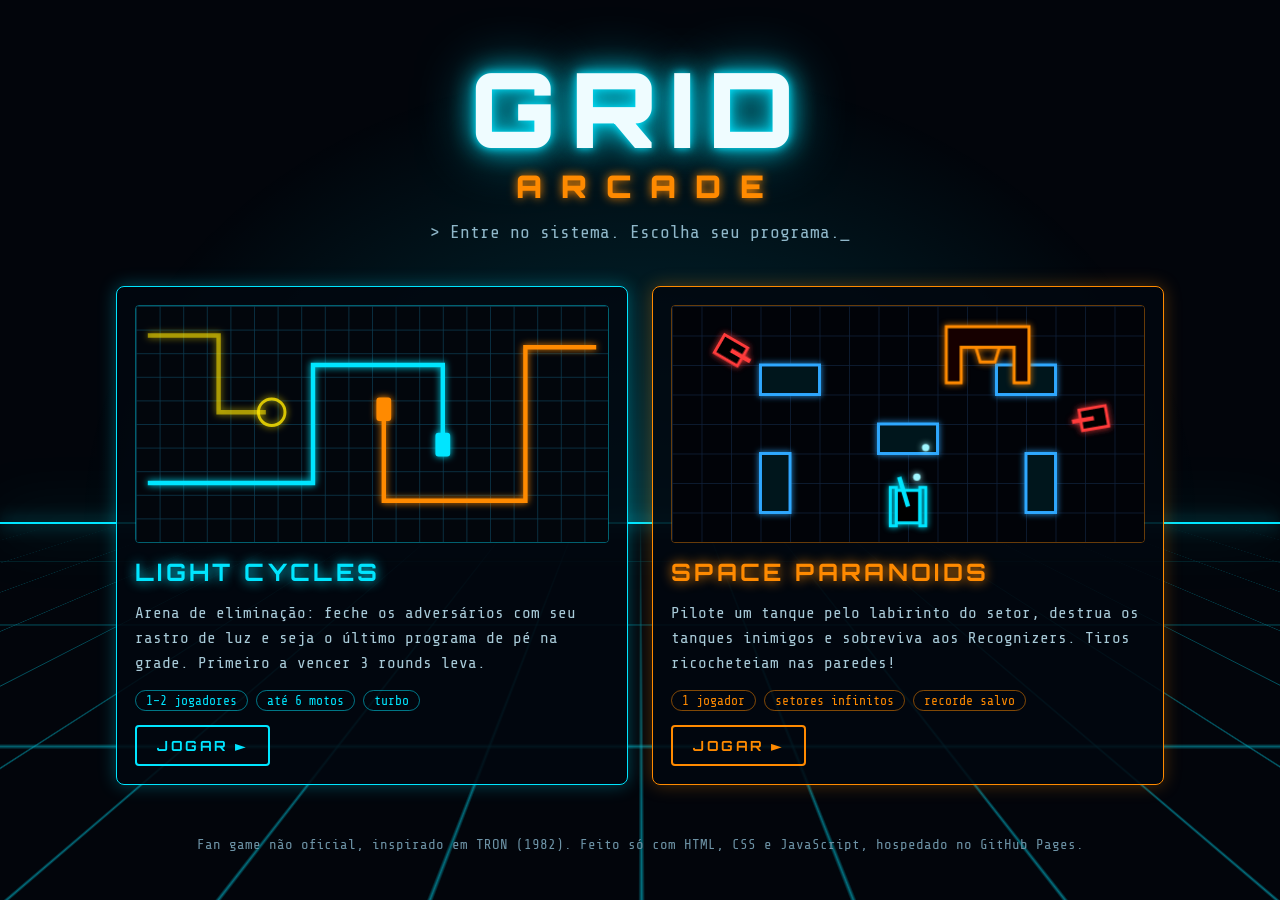
<file: index.html>
<!doctype html>
<html lang="pt-BR">
<head>
<meta charset="utf-8">
<meta name="viewport" content="width=device-width, initial-scale=1">
<title>Grid Arcade</title>
<meta name="description" content="Light Cycles e Space Paranoids: jogos fan-made inspirados em TRON, rodando 100% no navegador.">
<link rel="icon" href="data:image/svg+xml,%3Csvg xmlns='http://www.w3.org/2000/svg' viewBox='0 0 32 32'%3E%3Crect width='32' height='32' fill='%2302050b'/%3E%3Cpath d='M4 24H16V8H28' fill='none' stroke='%2300e5ff' stroke-width='4'/%3E%3C/svg%3E">
<link rel="preconnect" href="https://fonts.googleapis.com">
<link rel="preconnect" href="https://fonts.gstatic.com" crossorigin>
<link href="https://fonts.googleapis.com/css2?family=Orbitron:wght@500;700;900&family=Share+Tech+Mono&display=swap" rel="stylesheet">
<link rel="stylesheet" href="css/style.css">
</head>
<body class="home">
<div class="horizon" aria-hidden="true"><div class="floor"></div><div class="horizon-line"></div></div>

<main class="home-main">
  <h1 class="logo">GRID<span>ARCADE</span></h1>
  <p class="tagline">&gt; Entre no sistema. Escolha seu programa._</p>

  <div class="cards">
    <a class="card" href="lightcycles.html">
      <svg viewBox="0 0 320 160" role="img" aria-label="Duas motos de luz deixando rastros na grade">
        <defs>
          <filter id="glowA" x="-20%" y="-20%" width="140%" height="140%">
            <feGaussianBlur stdDeviation="2.4" result="b"/>
            <feMerge><feMergeNode in="b"/><feMergeNode in="SourceGraphic"/></feMerge>
          </filter>
          <pattern id="gridA" width="16" height="16" patternUnits="userSpaceOnUse">
            <path d="M16 0H0V16" fill="none" stroke="#0b3a50" stroke-width="1"/>
          </pattern>
        </defs>
        <rect width="320" height="160" fill="#02060c"/>
        <rect width="320" height="160" fill="url(#gridA)"/>
        <g filter="url(#glowA)" fill="none" stroke-width="3">
          <polyline points="8,120 120,120 120,40 208,40 208,88" stroke="#00e5ff"/>
          <polyline points="312,28 264,28 264,132 168,132 168,76" stroke="#ff8a00"/>
          <polyline points="8,20 56,20 56,72 88,72" stroke="#ffe600" opacity=".55"/>
        </g>
        <g filter="url(#glowA)">
          <rect x="203" y="86" width="10" height="16" rx="2" fill="#00e5ff"/>
          <rect x="163" y="62" width="10" height="16" rx="2" fill="#ff8a00"/>
          <circle cx="92" cy="72" r="9" fill="none" stroke="#ffe600" stroke-width="2" opacity=".8"/>
        </g>
      </svg>
      <h2>LIGHT CYCLES</h2>
      <p>Arena de eliminação: feche os adversários com seu rastro de luz e seja o último programa de pé na grade. Primeiro a vencer 3 rounds leva.</p>
      <div class="tags">
        <span class="tag">1–2 jogadores</span>
        <span class="tag">até 6 motos</span>
        <span class="tag">turbo</span>
      </div>
      <span class="play">JOGAR ►</span>
    </a>

    <a class="card card-sp" href="spaceparanoids.html">
      <svg viewBox="0 0 320 160" role="img" aria-label="Tanque azul em um labirinto enfrentando tanques vermelhos e um Recognizer">
        <defs>
          <filter id="glowB" x="-20%" y="-20%" width="140%" height="140%">
            <feGaussianBlur stdDeviation="2.2" result="b"/>
            <feMerge><feMergeNode in="b"/><feMergeNode in="SourceGraphic"/></feMerge>
          </filter>
          <pattern id="gridB" width="20" height="20" patternUnits="userSpaceOnUse">
            <path d="M20 0H0V20" fill="none" stroke="#10213a" stroke-width="1"/>
          </pattern>
        </defs>
        <rect width="320" height="160" fill="#010308"/>
        <rect width="320" height="160" fill="url(#gridB)"/>
        <g filter="url(#glowB)" fill="#04121f" stroke="#2fa8ff" stroke-width="2">
          <rect x="60" y="40" width="40" height="20"/>
          <rect x="220" y="40" width="40" height="20"/>
          <rect x="60" y="100" width="20" height="40"/>
          <rect x="240" y="100" width="20" height="40"/>
          <rect x="140" y="80" width="40" height="20"/>
        </g>
        <g filter="url(#glowB)" fill="none" stroke-width="2">
          <g stroke="#00e5ff" transform="translate(160 136) rotate(-90)">
            <rect x="-11" y="-8" width="22" height="16" fill="#000"/>
            <rect x="-13" y="-12" width="26" height="4"/><rect x="-13" y="8" width="26" height="4"/>
            <line x1="0" y1="0" x2="20" y2="-6" stroke-width="3"/>
          </g>
          <g stroke="#ff3b3b" transform="translate(40 30) rotate(30)">
            <rect x="-9" y="-7" width="18" height="14" fill="#000"/>
            <line x1="0" y1="0" x2="15" y2="0" stroke-width="3"/>
          </g>
          <g stroke="#ff3b3b" transform="translate(286 76) rotate(170)">
            <rect x="-9" y="-7" width="18" height="14" fill="#000"/>
            <line x1="0" y1="0" x2="15" y2="0" stroke-width="3"/>
          </g>
          <path stroke="#ff8a00" fill="#120600" d="M186 14H242V52H232V28H196V52H186Z"/>
          <path stroke="#ff8a00" d="M206 28H222L219 38H209Z"/>
          <circle cx="166" cy="116" r="2.5" fill="#9ff6ff" stroke="none"/>
          <circle cx="172" cy="96" r="2.5" fill="#9ff6ff" stroke="none"/>
        </g>
      </svg>
      <h2>SPACE PARANOIDS</h2>
      <p>Pilote um tanque pelo labirinto do setor, destrua os tanques inimigos e sobreviva aos Recognizers. Tiros ricocheteiam nas paredes!</p>
      <div class="tags">
        <span class="tag">1 jogador</span>
        <span class="tag">setores infinitos</span>
        <span class="tag">recorde salvo</span>
      </div>
      <span class="play">JOGAR ►</span>
    </a>
  </div>

  <footer>
    Fan game não oficial, inspirado em TRON (1982). Feito só com HTML, CSS e JavaScript, hospedado no GitHub Pages.
  </footer>
</main>
</body>
</html>
</file>
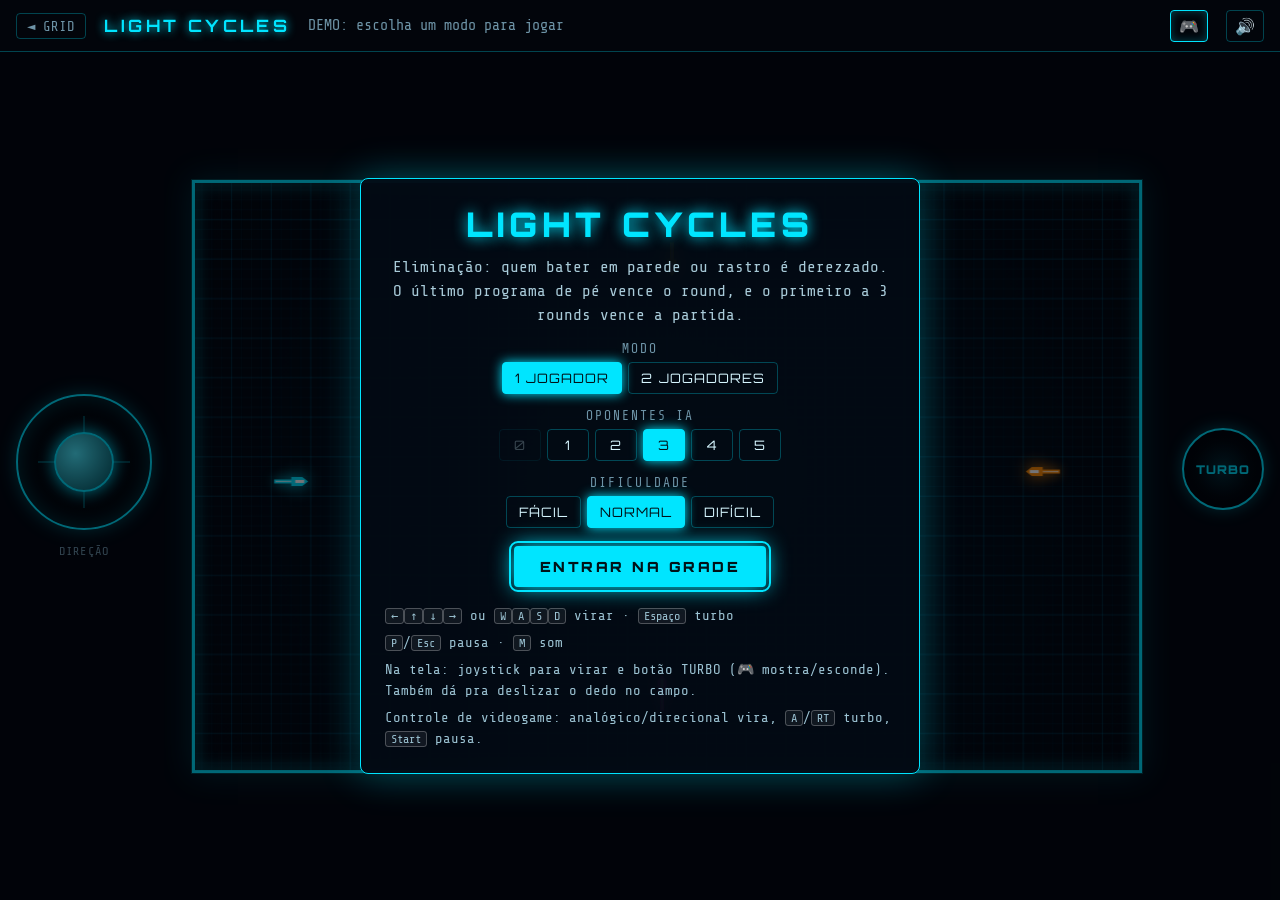
<file: lightcycles.html>
<!doctype html>
<html lang="pt-BR">
<head>
<meta charset="utf-8">
<meta name="viewport" content="width=device-width, initial-scale=1, viewport-fit=cover">
<title>Light Cycles</title>
<meta name="description" content="Light Cycles: arena de eliminação com motos de luz, para 1 ou 2 jogadores contra IA.">
<link rel="icon" href="data:image/svg+xml,%3Csvg xmlns='http://www.w3.org/2000/svg' viewBox='0 0 32 32'%3E%3Crect width='32' height='32' fill='%2302050b'/%3E%3Cpath d='M4 24H16V8H28' fill='none' stroke='%2300e5ff' stroke-width='4'/%3E%3C/svg%3E">
<link rel="preconnect" href="https://fonts.googleapis.com">
<link rel="preconnect" href="https://fonts.gstatic.com" crossorigin>
<link href="https://fonts.googleapis.com/css2?family=Orbitron:wght@500;700;900&family=Share+Tech+Mono&display=swap" rel="stylesheet">
<link rel="stylesheet" href="css/style.css">
</head>
<body class="game-page lc">
<header class="topbar">
  <a class="back" href="index.html">◄ GRID</a>
  <h1>LIGHT CYCLES</h1>
  <div class="hud" id="hud" aria-live="polite"></div>
  <button class="icon-btn" id="padBtn" type="button" aria-label="Controles na tela">🎮</button>
  <button class="icon-btn" id="muteBtn" type="button">🔊</button>
</header>

<main class="stage" id="stage">
  <div class="pad pad-left">
    <button class="pad-btn" id="btnL" type="button">TURBO</button>
    <div class="vjoy" id="joyL" aria-label="Joystick: direção"><div class="vjoy-knob"></div></div>
    <span class="pad-label" id="labelL">DIREÇÃO</span>
  </div>
  <div class="game-wrap">
    <canvas id="game" aria-label="Arena de Light Cycles"></canvas>
  </div>
  <div class="pad pad-right" id="padRight">
    <button class="pad-btn" id="btnR" type="button">TURBO</button>
    <div class="vjoy" id="joyR" aria-label="Joystick do jogador 2"><div class="vjoy-knob"></div></div>
    <span class="pad-label" id="labelR"></span>
  </div>

  <div class="overlay" id="overlay">
    <section class="panel" id="menuPanel">
      <h2>LIGHT CYCLES</h2>
      <p class="sub">Eliminação: quem bater em parede ou rastro é derezzado. O último programa de pé vence o round, e o primeiro a 3 rounds vence a partida.</p>

      <div class="opt">
        <span class="opt-label">MODO</span>
        <div class="seg" data-setting="mode">
          <button type="button" data-value="1p">1 JOGADOR</button>
          <button type="button" data-value="2p">2 JOGADORES</button>
        </div>
      </div>
      <div class="opt">
        <span class="opt-label">OPONENTES IA</span>
        <div class="seg" data-setting="ais">
          <button type="button" data-value="0">0</button>
          <button type="button" data-value="1">1</button>
          <button type="button" data-value="2">2</button>
          <button type="button" data-value="3">3</button>
          <button type="button" data-value="4">4</button>
          <button type="button" data-value="5">5</button>
        </div>
      </div>
      <div class="opt">
        <span class="opt-label">DIFICULDADE</span>
        <div class="seg" data-setting="diff">
          <button type="button" data-value="facil">FÁCIL</button>
          <button type="button" data-value="normal">NORMAL</button>
          <button type="button" data-value="dificil">DIFÍCIL</button>
        </div>
      </div>

      <div class="btn-row">
        <button class="btn-primary" type="button" data-action="start">ENTRAR NA GRADE</button>
      </div>
      <div class="keys" id="ctrlHelp"></div>
    </section>

    <section class="panel" id="pausePanel" hidden>
      <h2>PAUSADO</h2>
      <p class="sub">O sistema está aguardando, usuário.</p>
      <div class="btn-row">
        <button class="btn-primary" type="button" data-action="resume">CONTINUAR</button>
        <button class="btn-ghost" type="button" data-action="menu">MENU</button>
      </div>
    </section>

    <section class="panel" id="endPanel" hidden>
      <h2 id="endTitle">FIM DE JOGO</h2>
      <div id="endBody"></div>
      <div class="btn-row">
        <button class="btn-primary" type="button" data-action="start">REVANCHE</button>
        <button class="btn-ghost" type="button" data-action="menu">MENU</button>
      </div>
    </section>
  </div>
</main>

<script src="js/common.js"></script>
<script src="js/lightcycles.js"></script>
</body>
</html>
</file>
<file: css/style.css>
:root {
  --bg: #02050b;
  --panel: rgba(3, 10, 20, 0.94);
  --cyan: #00e5ff;
  --cyan-dim: rgba(0, 229, 255, 0.28);
  --orange: #ff8a00;
  --orange-dim: rgba(255, 138, 0, 0.3);
  --text: #d6f6ff;
  --muted: #6d93a6;
  --font: 'Orbitron', ui-sans-serif, system-ui, sans-serif;
  --mono: 'Share Tech Mono', ui-monospace, Consolas, monospace;
  --accent: var(--cyan);
  --accent-dim: var(--cyan-dim);
  color-scheme: dark;
}

* { box-sizing: border-box; margin: 0; padding: 0; }
html, body { height: 100%; }
body {
  background: var(--bg);
  color: var(--text);
  font-family: var(--font);
  -webkit-font-smoothing: antialiased;
}
a { color: inherit; }
button { font: inherit; color: inherit; cursor: pointer; }
:focus-visible { outline: 2px solid var(--accent); outline-offset: 3px; }

/* ---------- HOME ---------- */
.home { min-height: 100%; overflow-x: hidden; }

.horizon {
  position: fixed; inset: 0; z-index: 0; pointer-events: none;
  overflow: hidden; perspective: 320px;
}
.horizon::before {
  content: ""; position: absolute; left: 0; right: 0; top: 0; height: 58%;
  background: radial-gradient(ellipse at 50% 100%, rgba(0, 229, 255, 0.2), transparent 62%);
}
.horizon-line {
  position: absolute; left: 0; right: 0; top: 58%; height: 2px;
  background: var(--cyan);
  box-shadow: 0 0 18px var(--cyan), 0 0 60px var(--cyan);
}
.floor {
  position: absolute; left: -60%; width: 220%; top: 58%; height: 90%;
  transform-origin: 50% 0; transform: rotateX(74deg);
  background-image:
    linear-gradient(rgba(0, 229, 255, 0.5) 1px, transparent 1px),
    linear-gradient(90deg, rgba(0, 229, 255, 0.5) 1px, transparent 1px);
  background-size: 64px 64px;
  animation: floor 1.4s linear infinite;
  -webkit-mask-image: linear-gradient(to bottom, transparent, #000 30%);
  mask-image: linear-gradient(to bottom, transparent, #000 30%);
}
@keyframes floor { to { background-position: 0 64px; } }
@media (prefers-reduced-motion: reduce) { .floor { animation: none; } }

.home-main {
  position: relative; z-index: 1;
  max-width: 1080px; margin: 0 auto;
  padding: 56px 16px 32px; text-align: center;
}
.logo {
  font-weight: 900; font-size: clamp(44px, 10vw, 104px);
  letter-spacing: 0.14em; color: #effcff; line-height: 1;
  text-shadow: 0 0 8px var(--cyan), 0 0 26px var(--cyan), 0 0 56px rgba(0, 229, 255, 0.6);
}
.logo span {
  display: block; margin-top: 0.35em; padding-left: 0.6em;
  font-size: 0.3em; letter-spacing: 0.6em;
  color: var(--orange); text-shadow: 0 0 10px var(--orange);
}
.tagline {
  font-family: var(--mono); color: #8fb7c9;
  margin: 20px 0 44px; font-size: 18px;
}
.cards {
  display: grid; gap: 24px; text-align: left;
  grid-template-columns: repeat(auto-fit, minmax(min(100%, 340px), 1fr));
}
.card {
  --c: var(--cyan);
  display: flex; flex-direction: column; gap: 14px;
  padding: 18px; border-radius: 8px;
  border: 1px solid var(--c);
  background: rgba(2, 8, 16, 0.86);
  text-decoration: none;
  box-shadow: 0 0 18px color-mix(in srgb, var(--c) 30%, transparent);
  transition: transform 0.2s, box-shadow 0.2s;
}
.card:hover, .card:focus-visible {
  transform: translateY(-4px);
  box-shadow: 0 0 36px color-mix(in srgb, var(--c) 60%, transparent);
}
.card-sp { --c: var(--orange); }
.card svg {
  display: block; width: 100%; height: auto; border-radius: 4px;
  border: 1px solid color-mix(in srgb, var(--c) 40%, transparent);
}
.card h2 {
  color: var(--c); letter-spacing: 0.14em; font-size: 24px;
  text-shadow: 0 0 12px var(--c);
}
.card p { font-family: var(--mono); color: #a9cbd9; line-height: 1.55; font-size: 16px; }
.tags { display: flex; flex-wrap: wrap; gap: 8px; }
.tag {
  font-family: var(--mono); font-size: 13px; color: var(--c);
  border: 1px solid color-mix(in srgb, var(--c) 50%, transparent);
  padding: 2px 10px; border-radius: 99px;
}
.play {
  margin-top: auto; align-self: flex-start;
  font-weight: 700; letter-spacing: 0.18em; font-size: 14px;
  padding: 10px 20px; border: 2px solid var(--c); border-radius: 4px; color: var(--c);
}
.card:hover .play { background: var(--c); color: #001218; box-shadow: 0 0 20px var(--c); }
.home footer {
  margin-top: 48px; font-family: var(--mono); color: var(--muted);
  font-size: 14px; line-height: 1.7;
}

/* ---------- GAME PAGES ---------- */
.game-page {
  height: 100vh; height: 100dvh;
  display: flex; flex-direction: column; overflow: hidden;
}
.game-page.sp { --accent: var(--orange); --accent-dim: var(--orange-dim); }

.topbar {
  display: flex; align-items: center; flex-wrap: wrap; gap: 8px 18px;
  padding: 8px 16px; min-height: 52px;
  border-bottom: 1px solid var(--accent-dim);
}
.back {
  font-family: var(--mono); font-size: 14px; text-decoration: none; color: var(--muted);
  border: 1px solid var(--accent-dim); padding: 4px 10px; border-radius: 4px;
}
.back:hover { color: var(--accent); border-color: var(--accent); }
.topbar h1 {
  font-size: 17px; letter-spacing: 0.2em; color: var(--accent);
  text-shadow: 0 0 10px var(--accent); white-space: nowrap;
}
.hud {
  flex: 1; display: flex; flex-wrap: wrap; align-items: center; gap: 6px 18px;
  font-family: var(--mono); font-size: 15px; color: var(--muted);
}
.hud b { color: var(--text); font-weight: normal; margin-left: 4px; }
.hud-dim { color: var(--muted); }
.hud-round { color: var(--text); letter-spacing: 0.1em; }
.chip { --c: #fff; display: inline-flex; align-items: center; gap: 6px; color: var(--c); }
.chip.dead { opacity: 0.35; }
.chip.dead .chip-name { text-decoration: line-through; }
.pips { display: inline-flex; gap: 4px; }
.pips i {
  display: inline-block; width: 8px; height: 8px;
  border: 1px solid var(--c); transform: rotate(45deg);
}
.pips i.on { background: var(--c); box-shadow: 0 0 6px var(--c); }
.life {
  display: inline-block; width: 10px; height: 10px; margin-left: 4px;
  background: var(--cyan); box-shadow: 0 0 6px var(--cyan);
  clip-path: polygon(50% 0, 100% 100%, 0 100%);
}
.hud-status { color: var(--cyan); }

.icon-btn {
  margin-left: auto; width: 38px; height: 32px;
  background: none; border: 1px solid var(--accent-dim); border-radius: 4px;
}
.icon-btn + .icon-btn { margin-left: 0; }
.icon-btn:hover { border-color: var(--accent); }
.icon-btn[aria-pressed="true"] { border-color: var(--accent); box-shadow: inset 0 0 10px var(--accent-dim); }

/* Palco: [controles esq.] [jogo] [controles dir.]; em retrato os controles vão para baixo. */
.stage {
  flex: 1; min-height: 0; position: relative;
  display: grid; gap: 12px; align-items: center;
  grid-template-columns: auto minmax(0, 1fr) auto;
  grid-template-rows: minmax(0, 1fr);
  grid-template-areas: "left game right";
  padding: 10px 16px;
}
.game-wrap {
  grid-area: game; width: 100%; height: 100%; min-width: 0; min-height: 0;
  display: flex; align-items: center; justify-content: center; overflow: hidden;
}
.pad {
  display: flex; flex-direction: column; align-items: center; gap: 14px;
  user-select: none; -webkit-user-select: none; touch-action: none;
}
.pad-left { grid-area: left; }
.pad-right { grid-area: right; }
.pad [hidden], .no-pads .pad { display: none; }
.pad-label { font-family: var(--mono); font-size: 12px; letter-spacing: 0.1em; color: var(--muted); text-align: center; }

.vjoy {
  --size: 136px;
  position: relative; flex: none; width: var(--size); height: var(--size); border-radius: 50%;
  border: 2px solid var(--accent); cursor: grab; touch-action: none;
  background:
    linear-gradient(var(--accent-dim), var(--accent-dim)) center / 2px 70% no-repeat,
    linear-gradient(var(--accent-dim), var(--accent-dim)) center / 70% 2px no-repeat,
    radial-gradient(circle, color-mix(in srgb, var(--accent) 14%, transparent), rgba(0, 0, 0, 0.5) 70%);
  box-shadow: 0 0 18px color-mix(in srgb, var(--accent) 35%, transparent),
              inset 0 0 22px color-mix(in srgb, var(--accent) 25%, transparent);
}
.vjoy.active { cursor: grabbing; }
.vjoy-knob {
  position: absolute; left: 27%; top: 27%; width: 46%; height: 46%; border-radius: 50%;
  pointer-events: none; transition: transform 0.12s ease-out;
  background: radial-gradient(circle at 35% 35%, color-mix(in srgb, var(--accent) 70%, #fff), color-mix(in srgb, var(--accent) 35%, #000));
  border: 2px solid var(--accent); box-shadow: 0 0 16px var(--accent);
}
.vjoy.active .vjoy-knob { transition: none; }
.pad-btn {
  --c: var(--accent);
  flex: none; width: 82px; height: 82px; border-radius: 50%;
  border: 2px solid var(--c); color: var(--c);
  background: radial-gradient(circle, color-mix(in srgb, var(--c) 18%, transparent), rgba(0, 0, 0, 0.5) 72%);
  box-shadow: 0 0 16px color-mix(in srgb, var(--c) 35%, transparent);
  font-weight: 900; font-size: 12px; letter-spacing: 0.08em;
  touch-action: none; user-select: none; -webkit-user-select: none;
}
.pad-btn.active { background: color-mix(in srgb, var(--c) 45%, transparent); box-shadow: 0 0 26px var(--c); color: #fff; }

@media (orientation: portrait) {
  .stage {
    grid-template-columns: 1fr 1fr;
    grid-template-rows: minmax(0, 1fr) auto;
    grid-template-areas: "game game" "left right";
    padding-bottom: max(14px, env(safe-area-inset-bottom));
  }
  .pad { flex-direction: row; }
  .pad-left { justify-self: start; }
  .pad-right { justify-self: end; }
  .pad-left .pad-btn { order: 2; }
  .pad-right .pad-btn { order: -1; }
  .pad-label { display: none; }
}
@media (max-height: 520px) {
  .vjoy { --size: 112px; }
  .pad-btn { width: 66px; height: 66px; }
  .pad { gap: 8px; }
}
@media (max-width: 380px) {
  .vjoy { --size: 116px; }
  .pad-btn { width: 66px; height: 66px; }
}
#game {
  display: block; background: #000; touch-action: none;
  border: 1px solid var(--accent-dim);
  box-shadow: 0 0 30px color-mix(in srgb, var(--accent) 18%, transparent);
}
.sp #game { cursor: crosshair; }
.screen { position: relative; line-height: 0; }
.screen #game { position: relative; z-index: 1; }
.screen .gl-canvas { position: absolute; inset: 0; width: 100%; height: 100%; z-index: 0; }
.screen.is3d #game { background: transparent; }

.overlay {
  position: absolute; inset: 0; z-index: 2;
  display: flex; align-items: center; justify-content: center;
  padding: 16px; background: rgba(1, 3, 8, 0.55);
}
.overlay[hidden], .panel[hidden], .opt[hidden], .sub[hidden] { display: none; }
.panel {
  width: min(560px, 100%); max-height: 100%; overflow: auto;
  background: var(--panel); border: 1px solid var(--accent); border-radius: 8px;
  padding: 24px; text-align: center;
  box-shadow: 0 0 40px color-mix(in srgb, var(--accent) 30%, transparent);
}
.panel h2 {
  font-size: clamp(24px, 5vw, 34px); letter-spacing: 0.14em; font-weight: 900;
  color: var(--accent); text-shadow: 0 0 14px currentColor;
}
.sub { font-family: var(--mono); color: #a9cbd9; margin: 10px 0 6px; line-height: 1.5; }
.opt { display: flex; flex-direction: column; align-items: center; gap: 6px; margin: 14px 0; }
.opt-label { font-family: var(--mono); font-size: 13px; letter-spacing: 0.16em; color: var(--muted); }
.seg { display: flex; flex-wrap: wrap; justify-content: center; gap: 6px; }
.seg button {
  min-width: 42px; padding: 7px 12px; border-radius: 4px;
  font-size: 13px; letter-spacing: 0.08em;
  background: transparent; border: 1px solid var(--accent-dim);
}
.seg button:hover:not(:disabled) { border-color: var(--accent); }
.seg button.on {
  background: var(--accent); color: #001218; border-color: var(--accent);
  box-shadow: 0 0 12px var(--accent);
}
.seg button:disabled { opacity: 0.25; cursor: not-allowed; }
.btn-row { display: flex; flex-wrap: wrap; gap: 10px; justify-content: center; margin-top: 18px; }
.btn-primary, .btn-ghost {
  padding: 12px 26px; border-radius: 4px;
  font-weight: 900; letter-spacing: 0.18em; font-size: 14px;
}
.btn-primary {
  background: var(--accent); color: #001218; border: none;
  box-shadow: 0 0 22px var(--accent);
}
.btn-primary:hover { filter: brightness(1.15); }
.btn-ghost { background: transparent; color: var(--accent); border: 1px solid var(--accent); }
.btn-ghost:hover { background: color-mix(in srgb, var(--accent) 15%, transparent); }
.keys {
  margin-top: 18px; display: grid; gap: 6px; text-align: left;
  font-family: var(--mono); font-size: 14px; color: #9cc3d3; line-height: 1.5;
}
kbd {
  font-family: var(--mono); font-size: 12px; padding: 0 5px; border-radius: 3px;
  border: 1px solid rgba(255, 255, 255, 0.25); background: rgba(255, 255, 255, 0.06);
}
.standings {
  list-style: none; margin: 16px auto 0; max-width: 300px;
  font-family: var(--mono); display: grid; gap: 6px;
}
.standings li {
  display: flex; justify-content: space-between; padding: 4px 10px;
  color: var(--c); border: 1px solid color-mix(in srgb, var(--c) 40%, transparent); border-radius: 4px;
}
.big-score {
  font-size: 44px; font-weight: 900; margin: 12px 0 4px; color: #fff;
  text-shadow: 0 0 16px var(--accent);
}
.record { color: #39ff14; font-family: var(--mono); letter-spacing: 0.1em; }

.touch-only { display: none; }
@media (pointer: coarse) { .touch-only { display: block; } .no-touch { display: none; } }

@media (max-height: 520px) {
  .topbar { min-height: 0; padding: 4px 12px; }
  .stage { padding: 4px 8px; }
}
</file>
